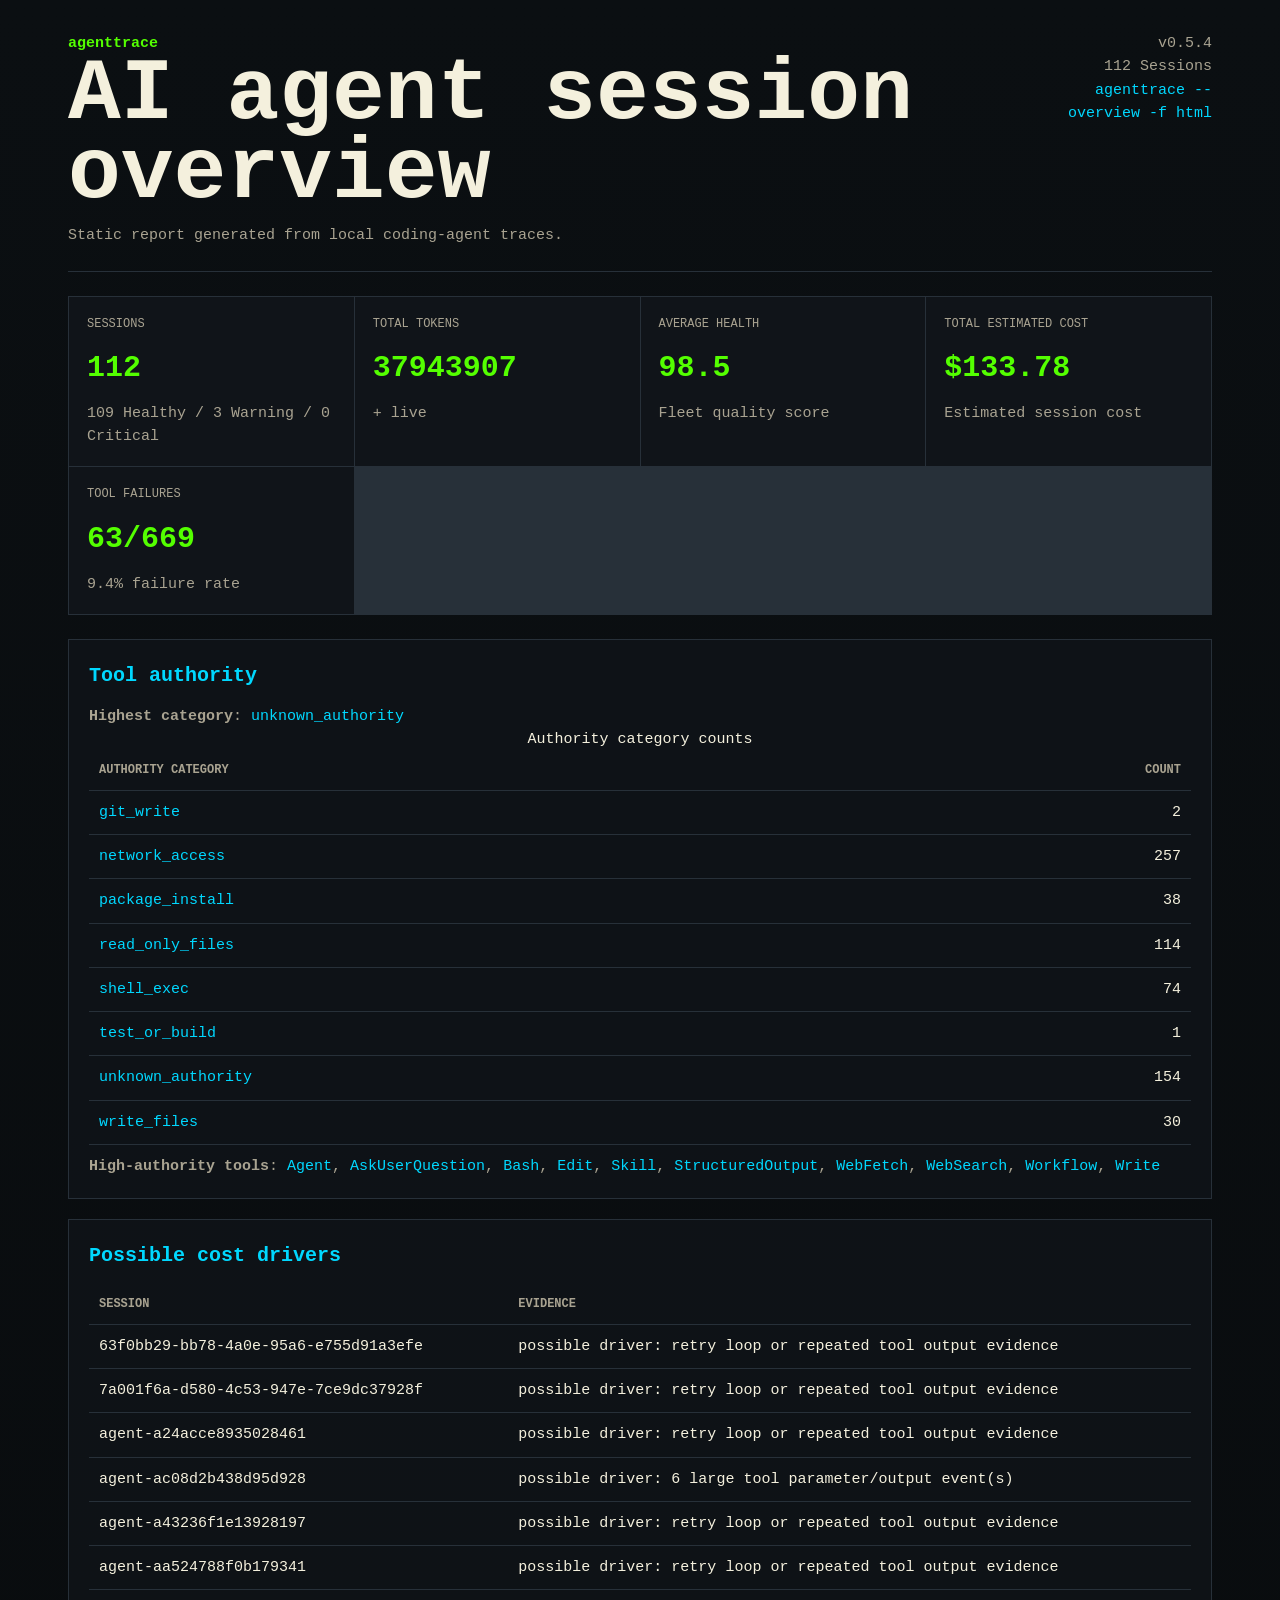
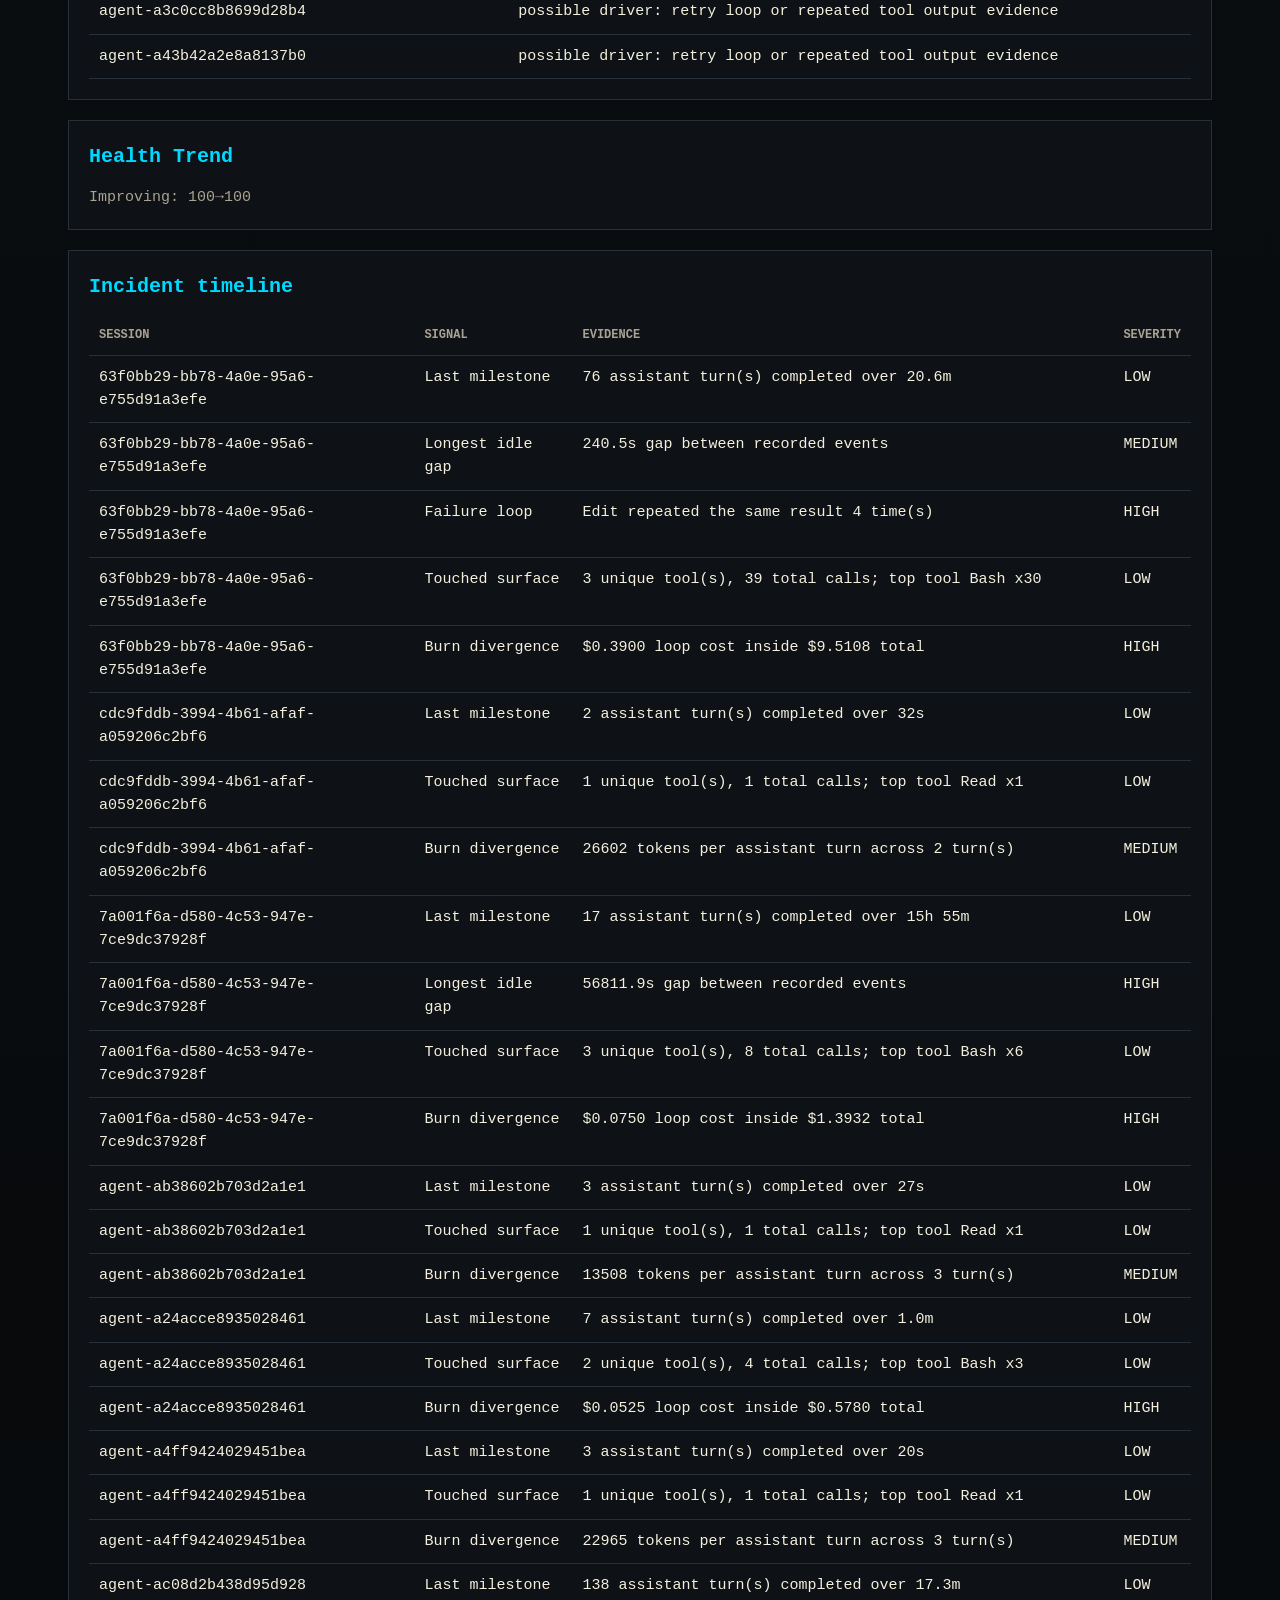
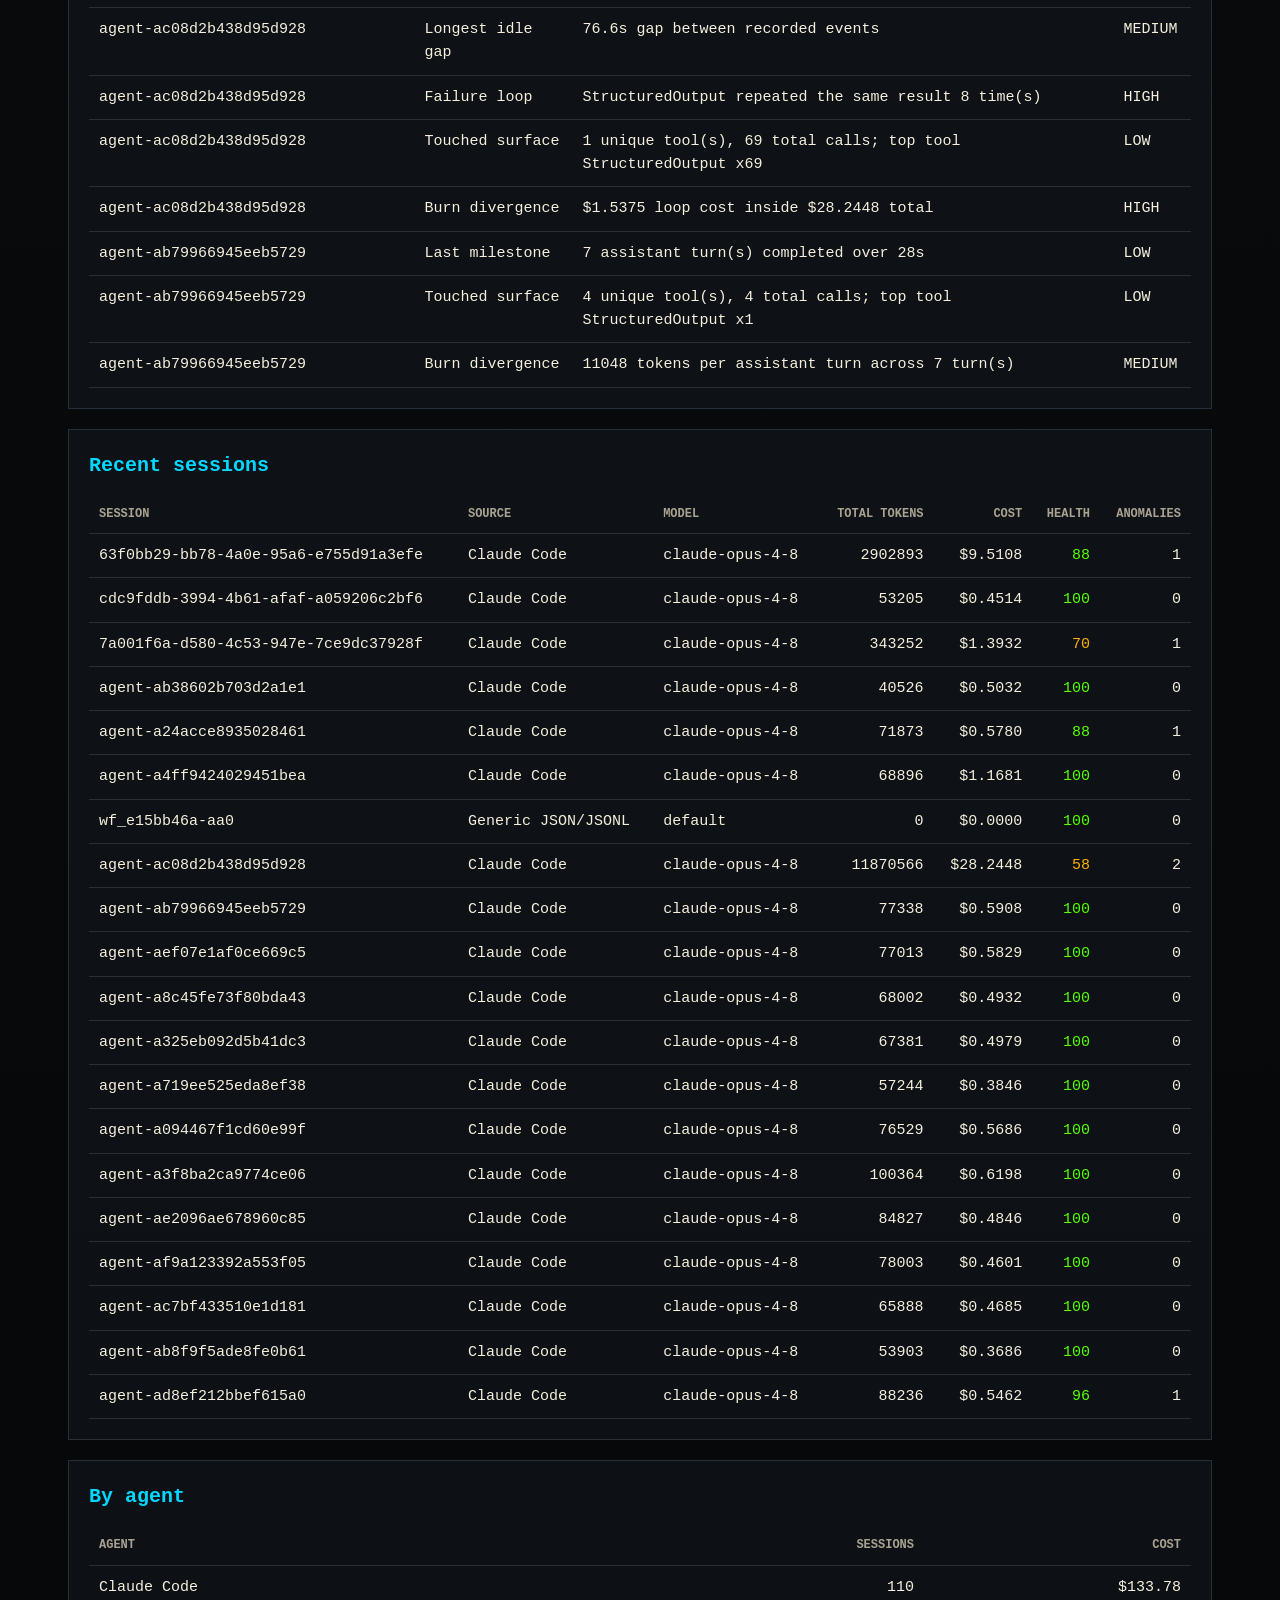
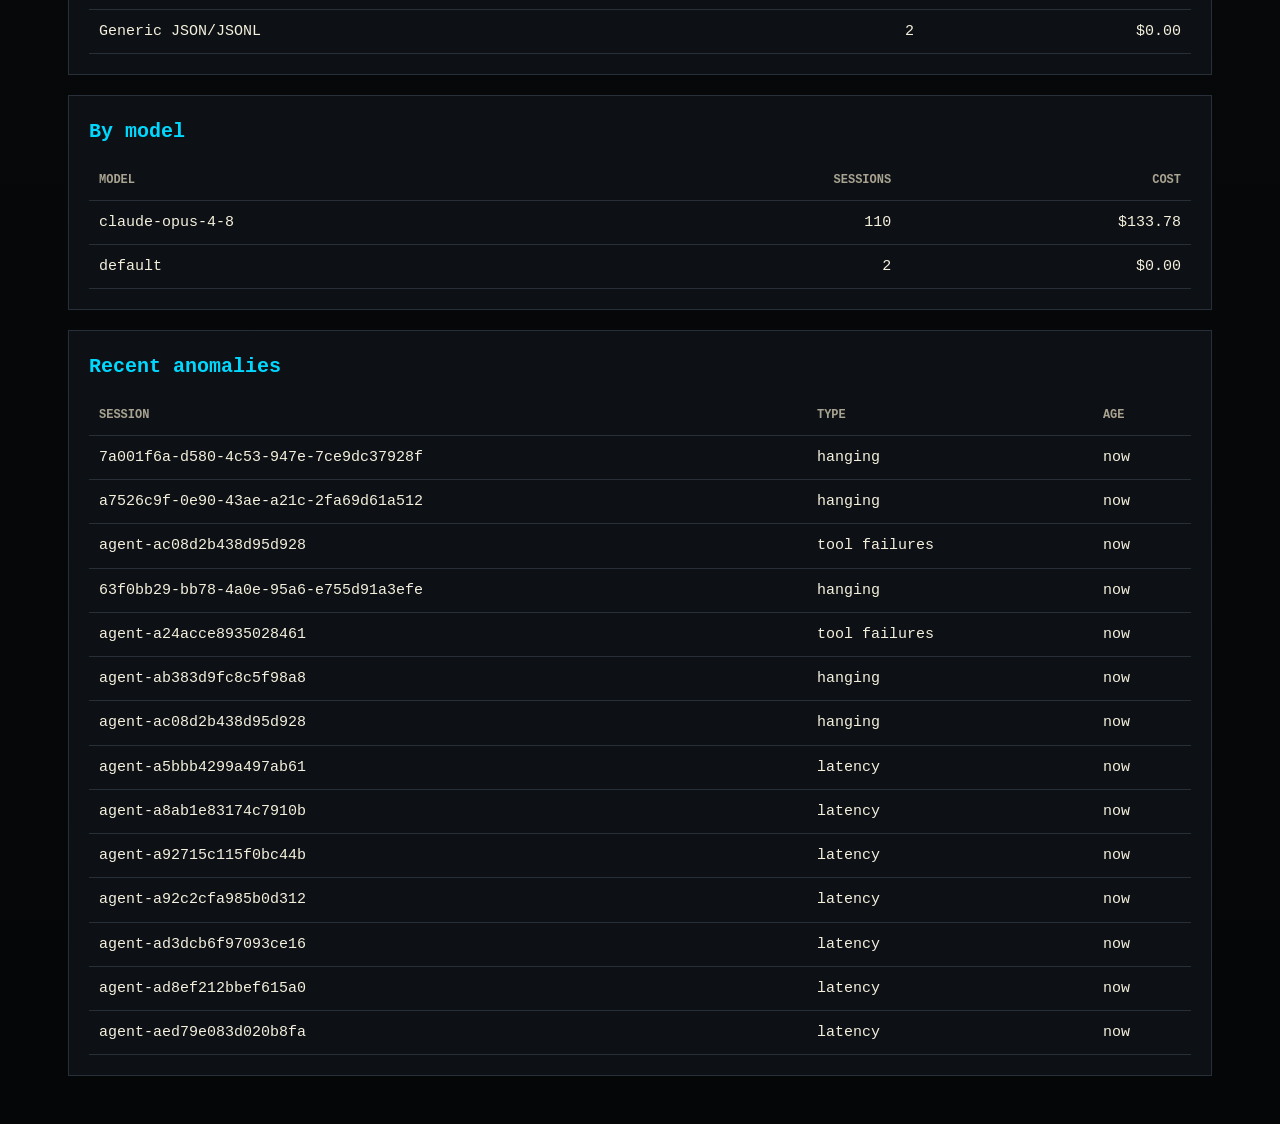
<file: Research/Research1/Local tools for traces analysis/agenttrace-overview.html>
<!doctype html>
<html lang="en">
<head>
<meta charset="utf-8">
<meta name="viewport" content="width=device-width, initial-scale=1">
<title>agenttrace overview</title>
<link rel="icon" href="data:,">
<style>
:root{color-scheme:dark;--bg:#07090b;--panel:#101419;--line:#273039;--text:#f4f0dd;--muted:#a9a391;--green:#54ff00;--cyan:#00d8ff;--amber:#ffb000;--red:#ff4a4a}
*{box-sizing:border-box}body{margin:0;background:linear-gradient(180deg,#0b0f12,#050607);color:var(--text);font:15px/1.55 ui-monospace,SFMono-Regular,Menlo,Consolas,monospace}
main{max-width:1180px;margin:0 auto;padding:32px 18px 48px}header{display:flex;justify-content:space-between;gap:24px;align-items:flex-start;border-bottom:1px solid var(--line);padding-bottom:24px;margin-bottom:24px}
h1{font-size:clamp(42px,7vw,88px);line-height:.9;margin:0;letter-spacing:0}h2{margin:0 0 14px;font-size:20px;color:var(--cyan)}p{margin:10px 0 0;color:var(--muted)}
.brand{color:var(--green);font-weight:800}.meta{text-align:right;color:var(--muted)}.grid{display:grid;grid-template-columns:repeat(4,minmax(0,1fr));gap:1px;background:var(--line);border:1px solid var(--line);margin:24px 0}.metric{background:var(--panel);padding:18px;min-height:120px}.metric span{display:block;color:var(--muted);font-size:12px;text-transform:uppercase}.metric strong{display:block;margin-top:12px;font-size:30px;color:var(--green)}.warn strong{color:var(--amber)}.bad strong{color:var(--red)}
section{border:1px solid var(--line);background:rgba(16,20,25,.78);padding:20px;margin-top:20px}table{width:100%;border-collapse:collapse}th,td{padding:10px;border-bottom:1px solid var(--line);text-align:left;vertical-align:top}th{color:var(--muted);font-size:12px;text-transform:uppercase}td.num,th.num{text-align:right}.health-good{color:var(--green)}.health-warn{color:var(--amber)}.health-bad{color:var(--red)}code{color:var(--cyan)}@media(max-width:760px){header{display:block}.meta{text-align:left;margin-top:16px}.grid{grid-template-columns:1fr}table{font-size:13px}}
</style>
</head>
<body>
<main>
<header>
<div><div class="brand">agenttrace</div><h1>AI agent session overview</h1><p>Static report generated from local coding-agent traces.</p></div>
<div class="meta">v0.5.4<br>112 Sessions<br><code>agenttrace --overview -f html</code></div>
</header>
<div class="grid" aria-label="summary metrics">
<div class="metric"><span>Sessions</span><strong>112</strong><p>109 Healthy / 3 Warning / 0 Critical</p></div>
<div class="metric"><span>Total tokens</span><strong>37943907</strong><p>+ live</p></div>
<div class="metric"><span>Average health</span><strong>98.5</strong><p>Fleet quality score</p></div>
<div class="metric"><span>Total estimated cost</span><strong>$133.78</strong><p>Estimated session cost</p></div>
<div class="metric "><span>Tool failures</span><strong>63/669</strong><p>9.4% failure rate</p></div>
</div>
<section><h2>Tool authority</h2>
<p><strong>Highest category</strong>: <code>unknown_authority</code></p>
<table><caption>Authority category counts</caption><thead><tr><th>Authority category</th><th class="num">Count</th></tr></thead><tbody>
<tr><td><code>git_write</code></td><td class="num">2</td></tr>
<tr><td><code>network_access</code></td><td class="num">257</td></tr>
<tr><td><code>package_install</code></td><td class="num">38</td></tr>
<tr><td><code>read_only_files</code></td><td class="num">114</td></tr>
<tr><td><code>shell_exec</code></td><td class="num">74</td></tr>
<tr><td><code>test_or_build</code></td><td class="num">1</td></tr>
<tr><td><code>unknown_authority</code></td><td class="num">154</td></tr>
<tr><td><code>write_files</code></td><td class="num">30</td></tr>
</tbody></table>
<p><strong>High-authority tools</strong>: <code>Agent</code>, <code>AskUserQuestion</code>, <code>Bash</code>, <code>Edit</code>, <code>Skill</code>, <code>StructuredOutput</code>, <code>WebFetch</code>, <code>WebSearch</code>, <code>Workflow</code>, <code>Write</code></p>
</section>
<section><h2>Possible cost drivers</h2><table><thead><tr><th>Session</th><th>Evidence</th></tr></thead><tbody>
<tr><td>63f0bb29-bb78-4a0e-95a6-e755d91a3efe</td><td>possible driver: retry loop or repeated tool output evidence</td></tr>
<tr><td>7a001f6a-d580-4c53-947e-7ce9dc37928f</td><td>possible driver: retry loop or repeated tool output evidence</td></tr>
<tr><td>agent-a24acce8935028461</td><td>possible driver: retry loop or repeated tool output evidence</td></tr>
<tr><td>agent-ac08d2b438d95d928</td><td>possible driver: 6 large tool parameter/output event(s)</td></tr>
<tr><td>agent-a43236f1e13928197</td><td>possible driver: retry loop or repeated tool output evidence</td></tr>
<tr><td>agent-aa524788f0b179341</td><td>possible driver: retry loop or repeated tool output evidence</td></tr>
<tr><td>agent-a3c0cc8b8699d28b4</td><td>possible driver: retry loop or repeated tool output evidence</td></tr>
<tr><td>agent-a43b42a2e8a8137b0</td><td>possible driver: retry loop or repeated tool output evidence</td></tr>
</tbody></table></section>
<section><h2>Health Trend</h2><p>Improving: 100→100</p></section>
<section><h2>Incident timeline</h2>
<table><thead><tr><th>Session</th><th>Signal</th><th>Evidence</th><th>Severity</th></tr></thead><tbody>
<tr><td>63f0bb29-bb78-4a0e-95a6-e755d91a3efe</td><td>Last milestone</td><td>76 assistant turn(s) completed over 20.6m</td><td>LOW</td></tr>
<tr><td>63f0bb29-bb78-4a0e-95a6-e755d91a3efe</td><td>Longest idle gap</td><td>240.5s gap between recorded events</td><td>MEDIUM</td></tr>
<tr><td>63f0bb29-bb78-4a0e-95a6-e755d91a3efe</td><td>Failure loop</td><td>Edit repeated the same result 4 time(s)</td><td>HIGH</td></tr>
<tr><td>63f0bb29-bb78-4a0e-95a6-e755d91a3efe</td><td>Touched surface</td><td>3 unique tool(s), 39 total calls; top tool Bash x30</td><td>LOW</td></tr>
<tr><td>63f0bb29-bb78-4a0e-95a6-e755d91a3efe</td><td>Burn divergence</td><td>$0.3900 loop cost inside $9.5108 total</td><td>HIGH</td></tr>
<tr><td>cdc9fddb-3994-4b61-afaf-a059206c2bf6</td><td>Last milestone</td><td>2 assistant turn(s) completed over 32s</td><td>LOW</td></tr>
<tr><td>cdc9fddb-3994-4b61-afaf-a059206c2bf6</td><td>Touched surface</td><td>1 unique tool(s), 1 total calls; top tool Read x1</td><td>LOW</td></tr>
<tr><td>cdc9fddb-3994-4b61-afaf-a059206c2bf6</td><td>Burn divergence</td><td>26602 tokens per assistant turn across 2 turn(s)</td><td>MEDIUM</td></tr>
<tr><td>7a001f6a-d580-4c53-947e-7ce9dc37928f</td><td>Last milestone</td><td>17 assistant turn(s) completed over 15h 55m</td><td>LOW</td></tr>
<tr><td>7a001f6a-d580-4c53-947e-7ce9dc37928f</td><td>Longest idle gap</td><td>56811.9s gap between recorded events</td><td>HIGH</td></tr>
<tr><td>7a001f6a-d580-4c53-947e-7ce9dc37928f</td><td>Touched surface</td><td>3 unique tool(s), 8 total calls; top tool Bash x6</td><td>LOW</td></tr>
<tr><td>7a001f6a-d580-4c53-947e-7ce9dc37928f</td><td>Burn divergence</td><td>$0.0750 loop cost inside $1.3932 total</td><td>HIGH</td></tr>
<tr><td>agent-ab38602b703d2a1e1</td><td>Last milestone</td><td>3 assistant turn(s) completed over 27s</td><td>LOW</td></tr>
<tr><td>agent-ab38602b703d2a1e1</td><td>Touched surface</td><td>1 unique tool(s), 1 total calls; top tool Read x1</td><td>LOW</td></tr>
<tr><td>agent-ab38602b703d2a1e1</td><td>Burn divergence</td><td>13508 tokens per assistant turn across 3 turn(s)</td><td>MEDIUM</td></tr>
<tr><td>agent-a24acce8935028461</td><td>Last milestone</td><td>7 assistant turn(s) completed over 1.0m</td><td>LOW</td></tr>
<tr><td>agent-a24acce8935028461</td><td>Touched surface</td><td>2 unique tool(s), 4 total calls; top tool Bash x3</td><td>LOW</td></tr>
<tr><td>agent-a24acce8935028461</td><td>Burn divergence</td><td>$0.0525 loop cost inside $0.5780 total</td><td>HIGH</td></tr>
<tr><td>agent-a4ff9424029451bea</td><td>Last milestone</td><td>3 assistant turn(s) completed over 20s</td><td>LOW</td></tr>
<tr><td>agent-a4ff9424029451bea</td><td>Touched surface</td><td>1 unique tool(s), 1 total calls; top tool Read x1</td><td>LOW</td></tr>
<tr><td>agent-a4ff9424029451bea</td><td>Burn divergence</td><td>22965 tokens per assistant turn across 3 turn(s)</td><td>MEDIUM</td></tr>
<tr><td>agent-ac08d2b438d95d928</td><td>Last milestone</td><td>138 assistant turn(s) completed over 17.3m</td><td>LOW</td></tr>
<tr><td>agent-ac08d2b438d95d928</td><td>Longest idle gap</td><td>76.6s gap between recorded events</td><td>MEDIUM</td></tr>
<tr><td>agent-ac08d2b438d95d928</td><td>Failure loop</td><td>StructuredOutput repeated the same result 8 time(s)</td><td>HIGH</td></tr>
<tr><td>agent-ac08d2b438d95d928</td><td>Touched surface</td><td>1 unique tool(s), 69 total calls; top tool StructuredOutput x69</td><td>LOW</td></tr>
<tr><td>agent-ac08d2b438d95d928</td><td>Burn divergence</td><td>$1.5375 loop cost inside $28.2448 total</td><td>HIGH</td></tr>
<tr><td>agent-ab79966945eeb5729</td><td>Last milestone</td><td>7 assistant turn(s) completed over 28s</td><td>LOW</td></tr>
<tr><td>agent-ab79966945eeb5729</td><td>Touched surface</td><td>4 unique tool(s), 4 total calls; top tool StructuredOutput x1</td><td>LOW</td></tr>
<tr><td>agent-ab79966945eeb5729</td><td>Burn divergence</td><td>11048 tokens per assistant turn across 7 turn(s)</td><td>MEDIUM</td></tr>
</tbody></table>
</section>
<section><h2>Recent sessions</h2><table><thead><tr><th>Session</th><th>Source</th><th>Model</th><th class="num">Total tokens</th><th class="num">Cost</th><th class="num">Health</th><th class="num">Anomalies</th></tr></thead><tbody>
<tr><td>63f0bb29-bb78-4a0e-95a6-e755d91a3efe</td><td>Claude Code</td><td>claude-opus-4-8</td><td class="num">2902893</td><td class="num">$9.5108</td><td class="num health-good">88</td><td class="num">1</td></tr>
<tr><td>cdc9fddb-3994-4b61-afaf-a059206c2bf6</td><td>Claude Code</td><td>claude-opus-4-8</td><td class="num">53205</td><td class="num">$0.4514</td><td class="num health-good">100</td><td class="num">0</td></tr>
<tr><td>7a001f6a-d580-4c53-947e-7ce9dc37928f</td><td>Claude Code</td><td>claude-opus-4-8</td><td class="num">343252</td><td class="num">$1.3932</td><td class="num health-warn">70</td><td class="num">1</td></tr>
<tr><td>agent-ab38602b703d2a1e1</td><td>Claude Code</td><td>claude-opus-4-8</td><td class="num">40526</td><td class="num">$0.5032</td><td class="num health-good">100</td><td class="num">0</td></tr>
<tr><td>agent-a24acce8935028461</td><td>Claude Code</td><td>claude-opus-4-8</td><td class="num">71873</td><td class="num">$0.5780</td><td class="num health-good">88</td><td class="num">1</td></tr>
<tr><td>agent-a4ff9424029451bea</td><td>Claude Code</td><td>claude-opus-4-8</td><td class="num">68896</td><td class="num">$1.1681</td><td class="num health-good">100</td><td class="num">0</td></tr>
<tr><td>wf_e15bb46a-aa0</td><td>Generic JSON/JSONL</td><td>default</td><td class="num">0</td><td class="num">$0.0000</td><td class="num health-good">100</td><td class="num">0</td></tr>
<tr><td>agent-ac08d2b438d95d928</td><td>Claude Code</td><td>claude-opus-4-8</td><td class="num">11870566</td><td class="num">$28.2448</td><td class="num health-warn">58</td><td class="num">2</td></tr>
<tr><td>agent-ab79966945eeb5729</td><td>Claude Code</td><td>claude-opus-4-8</td><td class="num">77338</td><td class="num">$0.5908</td><td class="num health-good">100</td><td class="num">0</td></tr>
<tr><td>agent-aef07e1af0ce669c5</td><td>Claude Code</td><td>claude-opus-4-8</td><td class="num">77013</td><td class="num">$0.5829</td><td class="num health-good">100</td><td class="num">0</td></tr>
<tr><td>agent-a8c45fe73f80bda43</td><td>Claude Code</td><td>claude-opus-4-8</td><td class="num">68002</td><td class="num">$0.4932</td><td class="num health-good">100</td><td class="num">0</td></tr>
<tr><td>agent-a325eb092d5b41dc3</td><td>Claude Code</td><td>claude-opus-4-8</td><td class="num">67381</td><td class="num">$0.4979</td><td class="num health-good">100</td><td class="num">0</td></tr>
<tr><td>agent-a719ee525eda8ef38</td><td>Claude Code</td><td>claude-opus-4-8</td><td class="num">57244</td><td class="num">$0.3846</td><td class="num health-good">100</td><td class="num">0</td></tr>
<tr><td>agent-a094467f1cd60e99f</td><td>Claude Code</td><td>claude-opus-4-8</td><td class="num">76529</td><td class="num">$0.5686</td><td class="num health-good">100</td><td class="num">0</td></tr>
<tr><td>agent-a3f8ba2ca9774ce06</td><td>Claude Code</td><td>claude-opus-4-8</td><td class="num">100364</td><td class="num">$0.6198</td><td class="num health-good">100</td><td class="num">0</td></tr>
<tr><td>agent-ae2096ae678960c85</td><td>Claude Code</td><td>claude-opus-4-8</td><td class="num">84827</td><td class="num">$0.4846</td><td class="num health-good">100</td><td class="num">0</td></tr>
<tr><td>agent-af9a123392a553f05</td><td>Claude Code</td><td>claude-opus-4-8</td><td class="num">78003</td><td class="num">$0.4601</td><td class="num health-good">100</td><td class="num">0</td></tr>
<tr><td>agent-ac7bf433510e1d181</td><td>Claude Code</td><td>claude-opus-4-8</td><td class="num">65888</td><td class="num">$0.4685</td><td class="num health-good">100</td><td class="num">0</td></tr>
<tr><td>agent-ab8f9f5ade8fe0b61</td><td>Claude Code</td><td>claude-opus-4-8</td><td class="num">53903</td><td class="num">$0.3686</td><td class="num health-good">100</td><td class="num">0</td></tr>
<tr><td>agent-ad8ef212bbef615a0</td><td>Claude Code</td><td>claude-opus-4-8</td><td class="num">88236</td><td class="num">$0.5462</td><td class="num health-good">96</td><td class="num">1</td></tr>
</tbody></table></section>
<section><h2>By agent</h2><table><thead><tr><th>Agent</th><th class="num">Sessions</th><th class="num">Cost</th></tr></thead><tbody>
<tr><td>Claude Code</td><td class="num">110</td><td class="num">$133.78</td></tr>
<tr><td>Generic JSON/JSONL</td><td class="num">2</td><td class="num">$0.00</td></tr>
</tbody></table></section>
<section><h2>By model</h2><table><thead><tr><th>Model</th><th class="num">Sessions</th><th class="num">Cost</th></tr></thead><tbody>
<tr><td>claude-opus-4-8</td><td class="num">110</td><td class="num">$133.78</td></tr>
<tr><td>default</td><td class="num">2</td><td class="num">$0.00</td></tr>
</tbody></table></section>
<section><h2>Recent anomalies</h2>
<table><thead><tr><th>Session</th><th>Type</th><th>Age</th></tr></thead><tbody>
<tr><td>7a001f6a-d580-4c53-947e-7ce9dc37928f</td><td>hanging</td><td>now</td></tr>
<tr><td>a7526c9f-0e90-43ae-a21c-2fa69d61a512</td><td>hanging</td><td>now</td></tr>
<tr><td>agent-ac08d2b438d95d928</td><td>tool failures</td><td>now</td></tr>
<tr><td>63f0bb29-bb78-4a0e-95a6-e755d91a3efe</td><td>hanging</td><td>now</td></tr>
<tr><td>agent-a24acce8935028461</td><td>tool failures</td><td>now</td></tr>
<tr><td>agent-ab383d9fc8c5f98a8</td><td>hanging</td><td>now</td></tr>
<tr><td>agent-ac08d2b438d95d928</td><td>hanging</td><td>now</td></tr>
<tr><td>agent-a5bbb4299a497ab61</td><td>latency</td><td>now</td></tr>
<tr><td>agent-a8ab1e83174c7910b</td><td>latency</td><td>now</td></tr>
<tr><td>agent-a92715c115f0bc44b</td><td>latency</td><td>now</td></tr>
<tr><td>agent-a92c2cfa985b0d312</td><td>latency</td><td>now</td></tr>
<tr><td>agent-ad3dcb6f97093ce16</td><td>latency</td><td>now</td></tr>
<tr><td>agent-ad8ef212bbef615a0</td><td>latency</td><td>now</td></tr>
<tr><td>agent-aed79e083d020b8fa</td><td>latency</td><td>now</td></tr>
</tbody></table>
</section>
</main>
</body>
</html>
</file>
